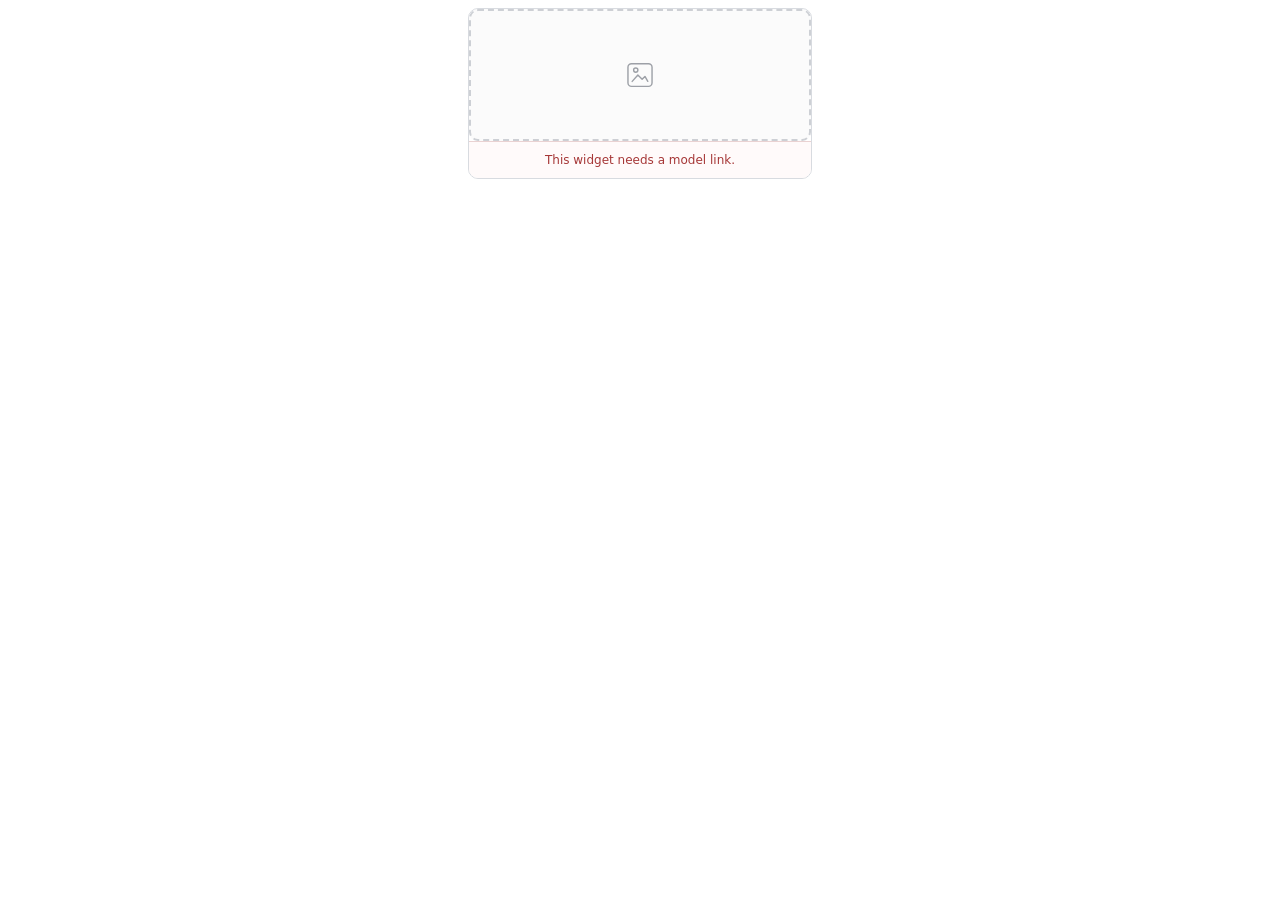
<file: index.html>
<!doctype html>
<html lang="en">
  <head>
    <meta charset="utf-8">
    <meta name="viewport" content="width=device-width, initial-scale=1">
    <meta name="color-scheme" content="light">
    <meta name="referrer" content="no-referrer">
    <title>Image classifier</title>
    <link rel="stylesheet" href="./widget.css">
    <script src="./widget.js" defer></script>
  </head>
  <body>
    <main class="widget-shell">
      <section class="widget-card" aria-label="Image classifier">
        <label id="drop-zone" class="drop-zone" for="image-input">
          <svg class="upload-icon" viewBox="0 0 48 48" aria-hidden="true">
            <rect x="7" y="8" width="34" height="32" rx="5"></rect>
            <path d="m13 33 8-9 6 6 4-4 4 7"></path>
            <circle cx="18" cy="17" r="3"></circle>
          </svg>
          <span class="sr-only">Choose or drop an image to classify</span>
        </label>
        <input
          id="image-input"
          type="file"
          accept="image/png,image/jpeg,image/webp,image/gif,image/bmp"
          disabled
        >

        <div id="loading-overlay" class="loading-overlay" role="status" aria-live="polite" hidden>
          <span class="spinner" aria-hidden="true"></span>
          <span class="sr-only">Classifying image</span>
        </div>

        <section id="result-panel" class="result-panel" aria-live="polite" hidden>
          <p id="result-label" class="result-label"></p>
          <a id="view-result" class="result-link" target="_blank" rel="noopener" hidden>View your result</a>
        </section>

        <div id="error-panel" class="error-panel" role="alert" hidden>
          <p id="error-message"></p>
          <button id="retry-button" type="button" hidden>Retry</button>
        </div>
      </section>
    </main>

    <noscript>This image classifier needs JavaScript to run.</noscript>
  </body>
</html>
</file>
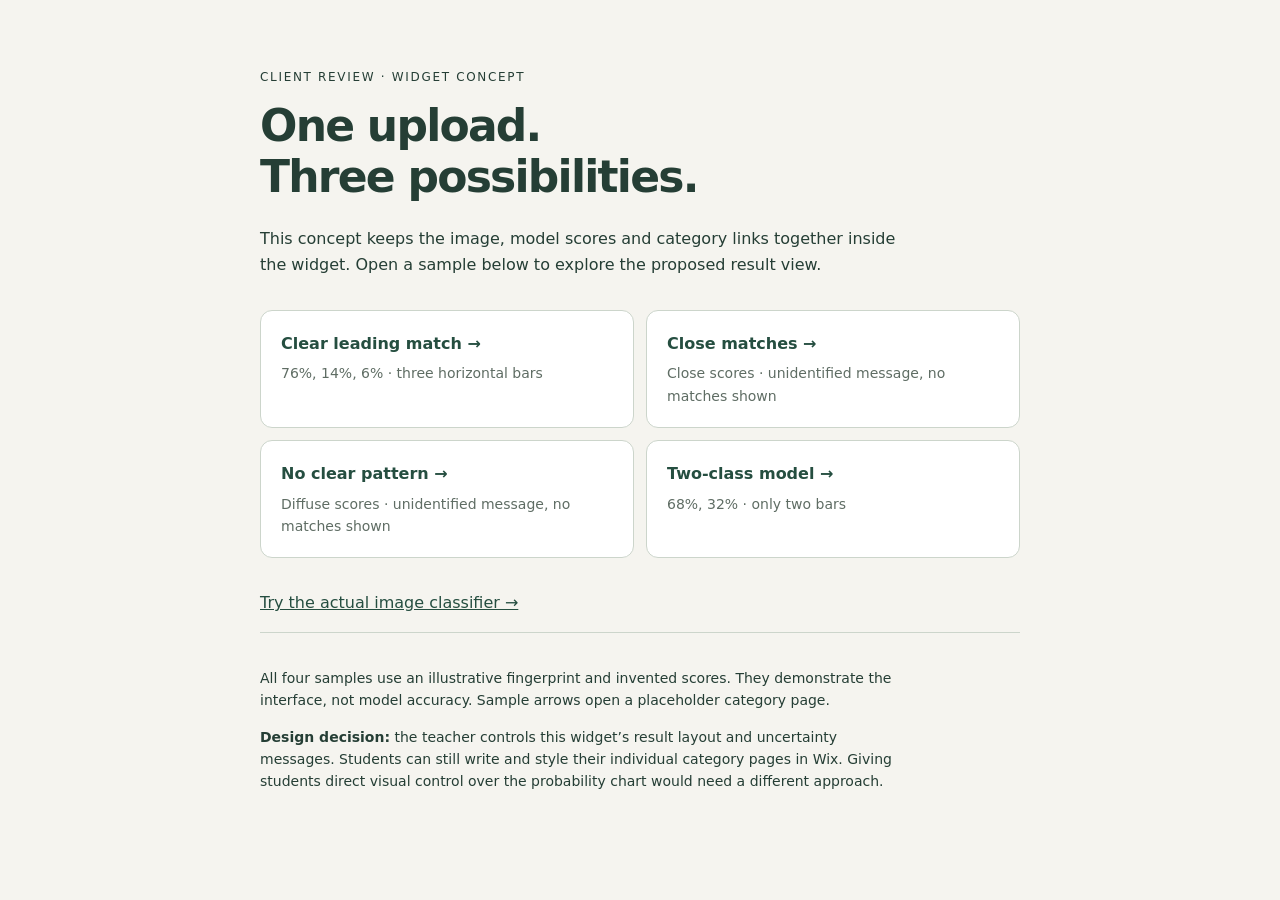
<file: preview/index.html>
<!doctype html>
<html lang="en">
<head>
  <meta charset="utf-8">
  <meta name="viewport" content="width=device-width, initial-scale=1">
  <title>Fingerprint widget · Design preview</title>
  <base href="../trials/top-three/preview/">
  <style>
    * { box-sizing: border-box; }
    body { margin: 0; padding: 56px 24px; background: #f5f4ef; color: #253e35; font: 16px/1.6 system-ui, sans-serif; }
    main { max-width: 760px; margin: auto; }
    .eyebrow { font-size: 12px; letter-spacing: .14em; text-transform: uppercase; }
    h1 { font-size: clamp(30px, 5vw, 44px); line-height: 1.15; letter-spacing: -.04em; margin: 14px 0 24px; }
    p { max-width: 650px; }
    nav { display: grid; grid-template-columns: repeat(2, 1fr); gap: 12px; margin: 32px 0; }
    a { color: #254e40; }
    nav a { padding: 20px; border: 1px solid #ccd5cb; background: #fff; border-radius: 12px; text-decoration: none; }
    nav a:hover { border-color: #254e40; background: #edf3eb; }
    nav span { display: block; font-size: 14px; color: #5f6d64; margin-top: 6px; }
    a:focus-visible { outline: 3px solid #457a64; outline-offset: 4px; }
    aside { border-top: 1px solid #ccd5cb; padding-top: 20px; font-size: 14px; }
    @media (max-width: 480px) { body { padding: 32px 18px; } nav { grid-template-columns: 1fr; } }
  </style>
</head>
<body>
  <main>
    <p class="eyebrow">Client review · Widget concept</p>
    <h1>One upload.<br>Three possibilities.</h1>
    <p>This concept keeps the image, model scores and category links together inside the widget. Open a sample below to explore the proposed result view.</p>
    <nav aria-label="Sample result scenarios">
      <a href="../?model=demo-b&amp;preview=clear"><strong>Clear leading match →</strong><span>76%, 14%, 6% · three horizontal bars</span></a>
      <a href="../?model=demo-b&amp;preview=close"><strong>Close matches →</strong><span>Close scores · unidentified message, no matches shown</span></a>
      <a href="../?model=demo-b&amp;preview=diffuse"><strong>No clear pattern →</strong><span>Diffuse scores · unidentified message, no matches shown</span></a>
      <a href="../?model=demo-a&amp;preview=two-class"><strong>Two-class model →</strong><span>68%, 32% · only two bars</span></a>
    </nav>
    <p><a href="../?model=demo-c">Try the actual image classifier →</a></p>
    <aside>
      <p>All four samples use an illustrative fingerprint and invented scores. They demonstrate the interface, not model accuracy. Sample arrows open a placeholder category page.</p>
      <p><strong>Design decision:</strong> the teacher controls this widget’s result layout and uncertainty messages. Students can still write and style their individual category pages in Wix. Giving students direct visual control over the probability chart would need a different approach.</p>
    </aside>
  </main>
</body>
</html>
</file>
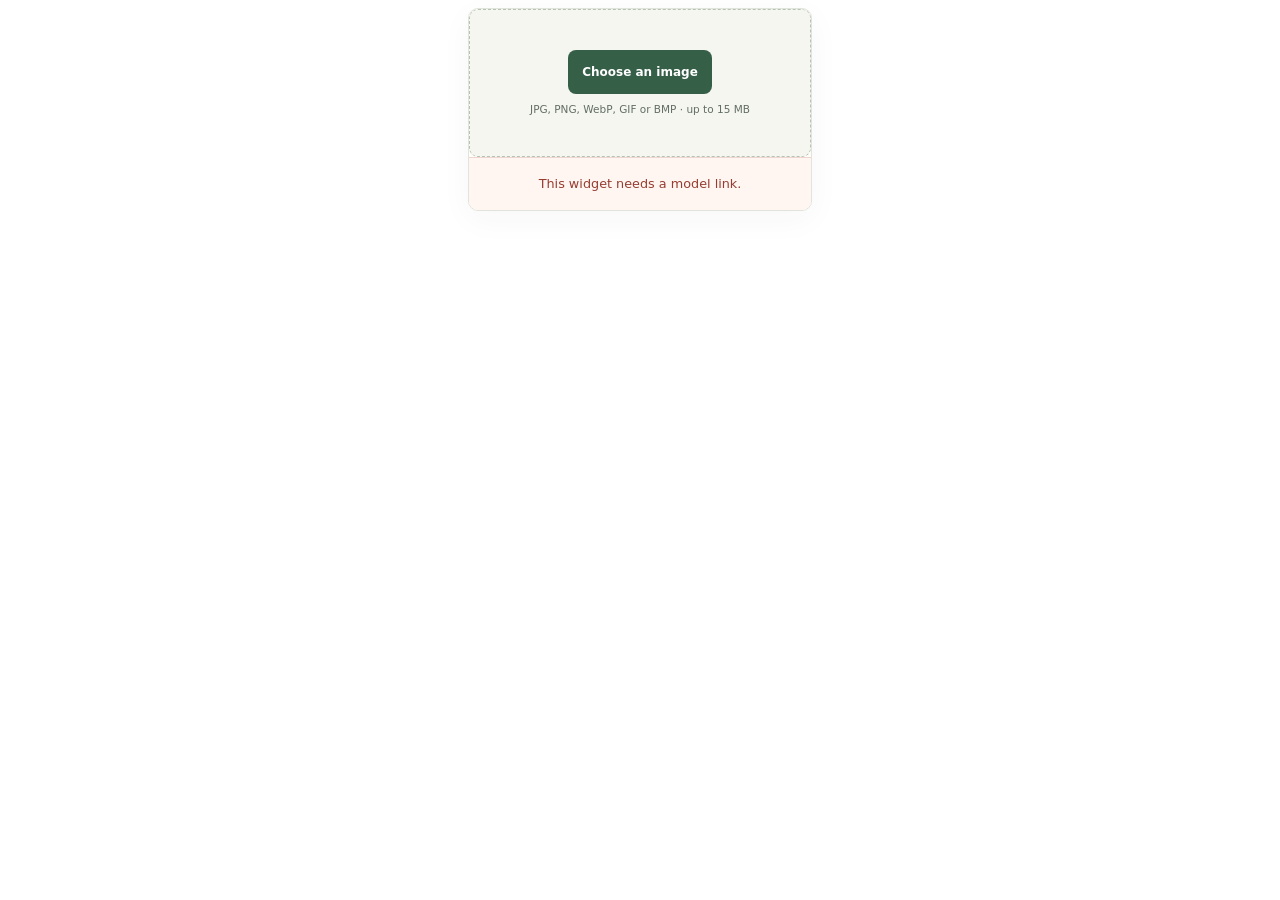
<file: trials/top-three/index.html>
<!doctype html>
<html lang="en">
  <head>
    <meta charset="utf-8">
    <meta name="viewport" content="width=device-width, initial-scale=1">
    <meta name="color-scheme" content="light">
    <meta name="referrer" content="no-referrer">
    <title>Fingerprint explorer</title>
    <link rel="stylesheet" href="./widget.css">
    <script src="./widget.js" defer></script>
  </head>
  <body>
    <main class="widget-shell">
      <section class="widget-card" aria-label="Fingerprint explorer">
        <p id="demo-banner" class="demo-banner" hidden>Sample preview</p>

        <label id="drop-zone" class="drop-zone" for="image-input">
          <span class="upload-button">Choose an image</span>
          <span class="upload-formats">JPG, PNG, WebP, GIF or BMP · up to 15 MB</span>
        </label>
        <input
          id="image-input"
          type="file"
          accept="image/png,image/jpeg,image/webp,image/gif,image/bmp"
          aria-label="Choose a fingerprint image"
          disabled
        >

        <div id="loading-overlay" class="loading-overlay" role="status" aria-live="polite" hidden>
          <span class="spinner" aria-hidden="true"></span>
          <span id="loading-message" class="sr-only">Preparing the fingerprint model…</span>
        </div>

        <section id="result-panel" class="result-panel" aria-labelledby="result-label" aria-live="polite" hidden>
          <h1 id="result-label" class="sr-only">Your closest matches</h1>
          <div class="result-body">
            <figure class="fingerprint-figure">
              <div class="fingerprint-frame">
                <img id="preview-image" class="preview-image" alt="Your uploaded fingerprint">
              </div>
              <button id="another-image" class="reset-button" type="button" aria-label="Try another image" title="Try another image" hidden>
                <svg viewBox="0 0 24 24" aria-hidden="true"><path d="M20 7v5h-5M20 12a8 8 0 1 0-2.3 5.7"></path></svg>
              </button>
            </figure>
            <div class="prediction-chart">
              <h2 id="chart-title" class="sr-only">Top 3 predictions</h2>
              <p id="uncertainty-message" class="uncertainty-message" role="status" hidden></p>
              <ol id="result-list" class="result-list" aria-label="Top fingerprint predictions" hidden></ol>
              <p id="result-hint" class="sr-only" hidden>Open this classifier from your published Wix site to explore the fingerprint types.</p>
            </div>
          </div>
        </section>

        <div id="error-panel" class="error-panel" role="alert" hidden>
          <p id="error-message"></p>
          <button id="retry-button" type="button" hidden>Retry</button>
        </div>
      </section>
    </main>

    <noscript>This fingerprint explorer needs JavaScript to run.</noscript>
  </body>
</html>
</file>
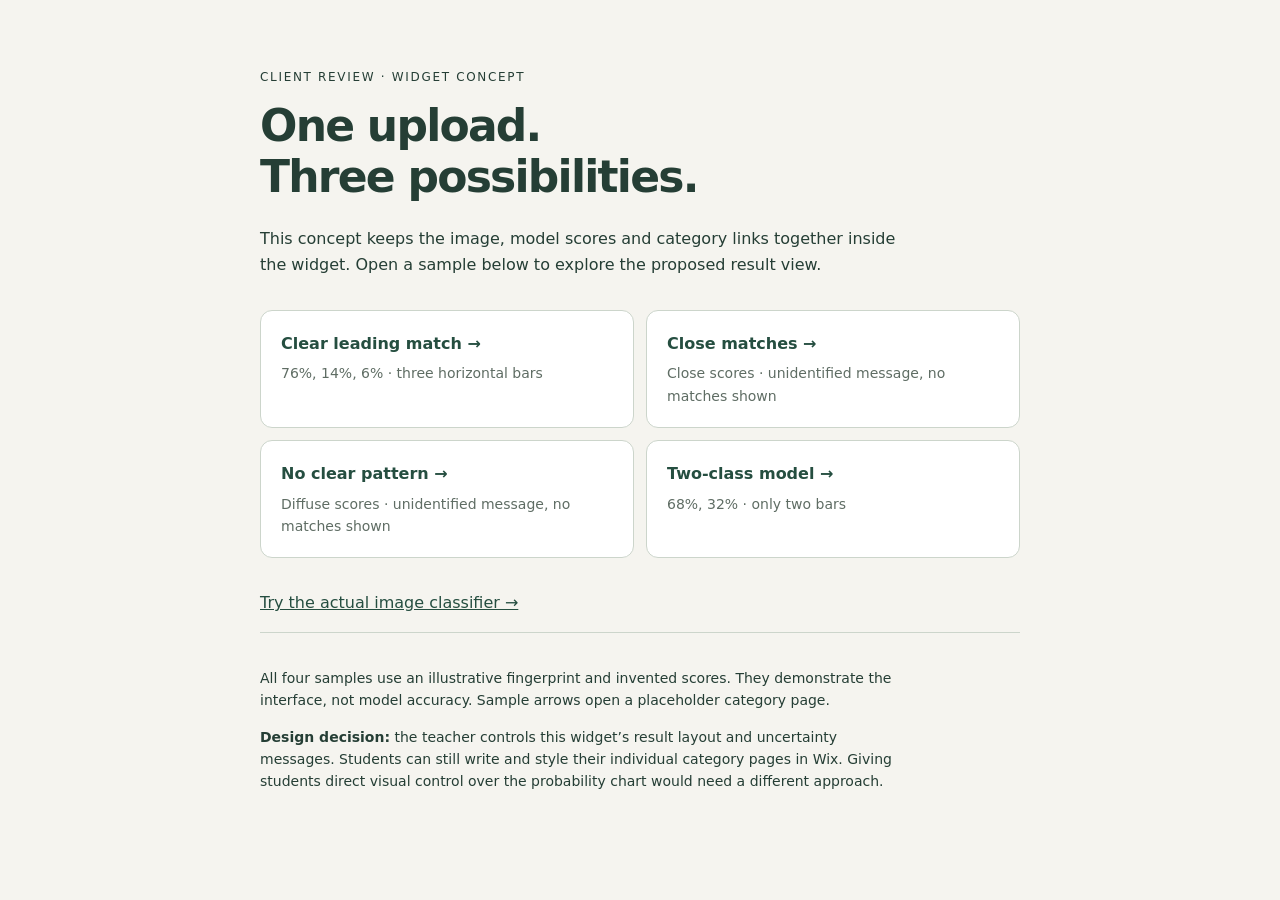
<file: trials/top-three/preview/index.html>
<!doctype html>
<html lang="en">
<head>
  <meta charset="utf-8">
  <meta name="viewport" content="width=device-width, initial-scale=1">
  <title>Fingerprint widget · Design preview</title>
  <style>
    * { box-sizing: border-box; }
    body { margin: 0; padding: 56px 24px; background: #f5f4ef; color: #253e35; font: 16px/1.6 system-ui, sans-serif; }
    main { max-width: 760px; margin: auto; }
    .eyebrow { font-size: 12px; letter-spacing: .14em; text-transform: uppercase; }
    h1 { font-size: clamp(30px, 5vw, 44px); line-height: 1.15; letter-spacing: -.04em; margin: 14px 0 24px; }
    p { max-width: 650px; }
    nav { display: grid; grid-template-columns: repeat(2, 1fr); gap: 12px; margin: 32px 0; }
    a { color: #254e40; }
    nav a { padding: 20px; border: 1px solid #ccd5cb; background: #fff; border-radius: 12px; text-decoration: none; }
    nav a:hover { border-color: #254e40; background: #edf3eb; }
    nav span { display: block; font-size: 14px; color: #5f6d64; margin-top: 6px; }
    a:focus-visible { outline: 3px solid #457a64; outline-offset: 4px; }
    aside { border-top: 1px solid #ccd5cb; padding-top: 20px; font-size: 14px; }
    @media (max-width: 480px) { body { padding: 32px 18px; } nav { grid-template-columns: 1fr; } }
  </style>
</head>
<body>
  <main>
    <p class="eyebrow">Client review · Widget concept</p>
    <h1>One upload.<br>Three possibilities.</h1>
    <p>This concept keeps the image, model scores and category links together inside the widget. Open a sample below to explore the proposed result view.</p>
    <nav aria-label="Sample result scenarios">
      <a href="../?model=demo-b&amp;preview=clear"><strong>Clear leading match →</strong><span>76%, 14%, 6% · three horizontal bars</span></a>
      <a href="../?model=demo-b&amp;preview=close"><strong>Close matches →</strong><span>Close scores · unidentified message, no matches shown</span></a>
      <a href="../?model=demo-b&amp;preview=diffuse"><strong>No clear pattern →</strong><span>Diffuse scores · unidentified message, no matches shown</span></a>
      <a href="../?model=demo-a&amp;preview=two-class"><strong>Two-class model →</strong><span>68%, 32% · only two bars</span></a>
    </nav>
    <p><a href="../?model=demo-c">Try the actual image classifier →</a></p>
    <aside>
      <p>All four samples use an illustrative fingerprint and invented scores. They demonstrate the interface, not model accuracy. Sample arrows open a placeholder category page.</p>
      <p><strong>Design decision:</strong> the teacher controls this widget’s result layout and uncertainty messages. Students can still write and style their individual category pages in Wix. Giving students direct visual control over the probability chart would need a different approach.</p>
    </aside>
  </main>
</body>
</html>
</file>
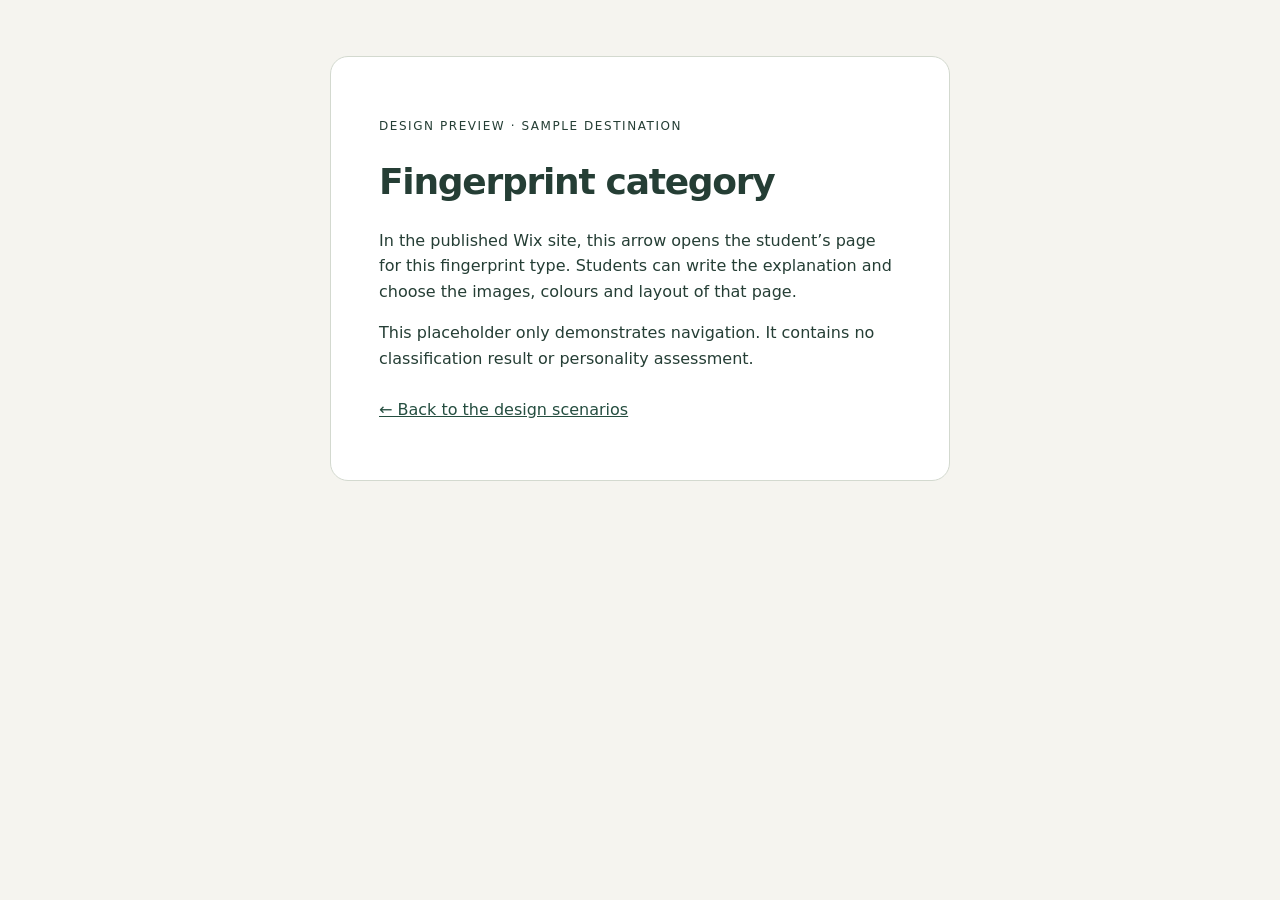
<file: preview/category.html>
<!doctype html>
<html lang="en">
<head>
  <meta charset="utf-8">
  <meta name="viewport" content="width=device-width, initial-scale=1">
  <title>Sample category page</title>
  <style>
    * { box-sizing: border-box; }
    body { margin: 0; padding: 56px 24px; color: #253e35; background: #f5f4ef; font: 16px/1.6 system-ui, sans-serif; }
    main { max-width: 620px; margin: auto; border: 1px solid #d3d9cf; border-radius: 18px; background: white; padding: clamp(24px, 6vw, 48px); }
    .eyebrow { font-size: 12px; letter-spacing: .13em; text-transform: uppercase; }
    h1 { font-size: 36px; line-height: 1.2; letter-spacing: -.035em; }
    a { display: inline-flex; align-items: center; min-height: 44px; color: #254e40; }
    a:focus-visible { outline: 3px solid #457a64; outline-offset: 4px; }
  </style>
</head>
<body>
  <main>
    <p class="eyebrow">Design preview · Sample destination</p>
    <h1 id="category-title">Fingerprint category</h1>
    <p>In the published Wix site, this arrow opens the student’s page for this fingerprint type. Students can write the explanation and choose the images, colours and layout of that page.</p>
    <p>This placeholder only demonstrates navigation. It contains no classification result or personality assessment.</p>
    <a href="./">← Back to the design scenarios</a>
  </main>
  <script>
    const titles = {
      "plain-arch": "Plain arch", "tented-arch": "Tented arch", "ulnar-loop": "Ulnar loop",
      "radial-loop": "Radial loop", "plain-whorl": "Plain whorl", "accidental-whorl": "Accidental whorl",
      "central-pocket-loop": "Central pocket loop", "double-loop": "Double loop",
      "parallel-lines": "Parallel Lines", "concentric-circles": "Concentric Circles",
      "type-1": "Type 1", "type-2": "Type 2", "type-3": "Type 3", "type-4": "Type 4",
      "type-5": "Type 5", "type-6": "Type 6", "type-7": "Type 7", "type-8": "Type 8"
    };
    document.querySelector("#category-title").textContent = titles[new URLSearchParams(location.search).get("type")] || "Fingerprint category";
  </script>
</body>
</html>
</file>
<file: widget.css>
:root {
  color-scheme: light;
  font-family: Inter, ui-sans-serif, system-ui, -apple-system, BlinkMacSystemFont,
    "Segoe UI", sans-serif;
  color: #24272d;
  background: transparent;
  font-synthesis: none;
  --ink: #24272d;
  --line: #d8dbe0;
  --surface: #fafafa;
  --surface-hover: #f1f2f4;
  --accent: #414750;
  --danger: #a63737;
}

* {
  box-sizing: border-box;
}

html,
body {
  min-width: 160px;
  margin: 0;
  background: transparent;
}

button,
input {
  font: inherit;
}

.widget-shell {
  width: min(100%, 360px);
  margin: 0 auto;
  padding: 8px;
}

.widget-card {
  position: relative;
  overflow: hidden;
  border: 1px solid var(--line);
  border-radius: 10px;
  background: #fff;
}

.drop-zone {
  display: grid;
  width: 100%;
  min-height: 132px;
  place-items: center;
  border: 2px dashed #b8bcc3;
  border-radius: 9px;
  color: #747982;
  background: var(--surface);
  cursor: pointer;
  transition: border-color 140ms ease, background-color 140ms ease, color 140ms ease;
}

.drop-zone:hover,
.drop-zone.is-dragging {
  border-color: var(--accent);
  color: var(--accent);
  background: var(--surface-hover);
}

.drop-zone.is-disabled {
  cursor: wait;
  opacity: 0.7;
}

.upload-icon {
  width: 34px;
  height: 34px;
  fill: none;
  stroke: currentColor;
  stroke-linecap: round;
  stroke-linejoin: round;
  stroke-width: 2;
}

#image-input {
  position: absolute;
  width: 1px;
  height: 1px;
  overflow: hidden;
  clip: rect(0 0 0 0);
  clip-path: inset(50%);
  white-space: nowrap;
}

.drop-zone:has(+ #image-input:focus-visible) {
  outline: 3px solid rgb(65 71 80 / 25%);
  outline-offset: 2px;
}

.loading-overlay {
  position: absolute;
  inset: 0;
  display: grid;
  place-items: center;
  background: rgb(255 255 255 / 76%);
}

.spinner {
  width: 30px;
  height: 30px;
  border: 3px solid #d4d7db;
  border-top-color: var(--accent);
  border-radius: 50%;
  animation: spin 700ms linear infinite;
}

@keyframes spin {
  to {
    transform: rotate(360deg);
  }
}

.result-panel {
  display: grid;
  gap: 10px;
  min-height: 132px;
  padding: 22px;
  place-content: center;
  text-align: center;
}

.result-label {
  margin: 0;
  color: var(--ink);
  font-size: 1rem;
  font-weight: 650;
  line-height: 1.35;
  overflow-wrap: anywhere;
}

.result-link,
.error-panel button {
  display: inline-flex;
  min-height: 44px;
  align-items: center;
  justify-content: center;
  border: 1px solid var(--accent);
  border-radius: 6px;
  padding: 0.5rem 0.8rem;
  color: #fff;
  background: var(--accent);
  font-size: 0.84rem;
  font-weight: 650;
  line-height: 1;
  text-decoration: none;
}

.result-link:hover,
.error-panel button:hover {
  background: #2f343b;
}

.error-panel {
  display: grid;
  gap: 8px;
  padding: 10px 12px;
  border-top: 1px solid #ead2d2;
  color: var(--danger);
  background: #fffafa;
  font-size: 0.75rem;
  line-height: 1.35;
  text-align: center;
}

.error-panel p {
  margin: 0;
}

.error-panel button {
  justify-self: center;
  border: 0;
  cursor: pointer;
}

.sr-only {
  position: absolute;
  width: 1px;
  height: 1px;
  overflow: hidden;
  clip: rect(0 0 0 0);
  clip-path: inset(50%);
  white-space: nowrap;
}

noscript {
  display: block;
  padding: 10px;
  color: var(--danger);
  font-size: 0.75rem;
  text-align: center;
}

[hidden] {
  display: none !important;
}

@media (prefers-reduced-motion: reduce) {
  *,
  *::before,
  *::after {
    animation-duration: 0.01ms !important;
    animation-iteration-count: 1 !important;
    scroll-behavior: auto !important;
  }
}
</file>
<file: trials/top-three/widget.css>
:root {
  color-scheme: light;
  font-family: Inter, ui-sans-serif, system-ui, -apple-system, BlinkMacSystemFont, "Segoe UI", sans-serif;
  color: #273c34;
  background: transparent;
  font-synthesis: none;
  --ink: #273c34;
  --muted: #626e65;
  --line: #e1e4db;
  --surface: #f5f6ef;
  --accent: #365f48;
  --danger: #973c31;
}

* { box-sizing: border-box; }
html, body { min-width: 240px; margin: 0; background: transparent; }
button, input { font: inherit; }
button, a, label { -webkit-tap-highlight-color: transparent; }
.widget-shell { width: min(100%, 360px); margin: 0 auto; padding: 8px; }
.widget-card { position: relative; overflow: hidden; border: 1px solid var(--line); border-radius: 10px; background: #fffefb; box-shadow: 0 8px 32px rgb(39 60 52 / 4%); }
.demo-banner { position: absolute; z-index: 1; top: 8px; left: 12px; margin: 0; padding: 1px 3px; border-radius: 3px; color: #675628; background: #f7eed2; font-size: 8px; line-height: 1.3; pointer-events: none; }

.drop-zone { display: flex; flex-direction: column; align-items: center; width: 100%; min-height: 148px; margin: 0; padding: 12px 8px; justify-content: center; border: 1.5px dashed #b6c2b3; border-radius: 9px; background: var(--surface); text-align: center; cursor: pointer; transition: border-color 140ms ease, background-color 140ms ease; }
.drop-zone:hover, .drop-zone.is-dragging { border-color: var(--accent); background: #edf2e7; }
.drop-zone.is-disabled { cursor: wait; }
.upload-button { display: inline-flex; align-items: center; justify-content: center; gap: 22px; min-height: 44px; padding: 8px 14px; border-radius: 8px; color: #fff; background: var(--accent); font-size: 12px; font-weight: 650; }
.upload-formats { margin-top: 8px; color: var(--muted); font-size: 10.5px; line-height: 1.4; }
#image-input { position: absolute; width: 1px; height: 1px; overflow: hidden; clip: rect(0 0 0 0); clip-path: inset(50%); white-space: nowrap; }
.drop-zone:has(+ #image-input:focus-visible), a:focus-visible, button:focus-visible { outline: 3px solid #7c9d62; outline-offset: 4px; }
.loading-overlay { position: absolute; z-index: 2; inset: 0; display: flex; flex-direction: column; align-items: center; justify-content: center; gap: 18px; padding: 24px; background: rgb(255 254 251 / 95%); text-align: center; }
.spinner { width: 32px; height: 32px; border: 3px solid #dfe8d7; border-top-color: var(--accent); border-radius: 50%; animation: spin 800ms linear infinite; }
@keyframes spin { to { transform: rotate(360deg); } }

.result-panel { min-height: 148px; padding: 7px 8px; }
.reset-button { display: inline-flex; align-items: center; justify-content: center; width: 100%; height: 44px; padding: 10px; border: 1px solid #d7dfcd; border-radius: 6px; color: var(--accent); background: transparent; cursor: pointer; }
.reset-button:hover { border-color: var(--accent); background: #edf2e7; }
.reset-button svg { width: 18px; height: 18px; fill: none; stroke: currentColor; stroke-width: 1.7; stroke-linecap: round; stroke-linejoin: round; }
.result-body { display: grid; grid-template-columns: 88px minmax(0, 1fr); min-height: 134px; align-items: stretch; gap: 10px; }
.fingerprint-figure { display: grid; grid-template-rows: minmax(0, 1fr) 44px; gap: 4px; min-width: 0; margin: 0; }
.fingerprint-frame { position: relative; min-height: 0; width: 100%; overflow: hidden; border: 1px solid var(--line); border-radius: 6px; background: #f2f1ea; }
.preview-image { position: absolute; inset: 4px; display: block; width: calc(100% - 8px); height: calc(100% - 8px); object-fit: contain; border-radius: 4px; }
.prediction-chart { display: flex; flex-direction: column; justify-content: center; min-width: 0; }
.result-list { display: grid; flex: 1; align-content: space-between; gap: 1px; margin: 0; padding: 0; list-style: none; }
.prediction-row { display: grid; grid-template-columns: minmax(0, 1fr) 44px; min-height: 44px; align-items: center; gap: 6px; }
.prediction-info { min-width: 0; }
.prediction-heading { display: flex; justify-content: space-between; align-items: baseline; gap: 4px; margin-bottom: 3px; font-size: 11px; line-height: 1.25; }
.prediction-name { min-width: 0; font-weight: 600; overflow: hidden; white-space: nowrap; text-overflow: ellipsis; }
.prediction-probability { flex-shrink: 0; color: var(--ink); font-size: 10px; font-variant-numeric: tabular-nums; font-weight: 650; }
.prediction-track { height: 7px; overflow: hidden; border-radius: 4px; background: #eaf0e3; }
.prediction-fill { display: block; height: 100%; max-width: 100%; border-radius: inherit; background: #6c8b50; }
.prediction-row:nth-child(2) .prediction-fill { background: #9db77c; }
.prediction-row:nth-child(3) .prediction-fill { background: #bbcc9e; }
.prediction-link { display: inline-flex; align-items: center; justify-content: center; min-width: 44px; min-height: 44px; margin-top: 0; border: 1px solid #d7dfcd; border-radius: 50%; color: var(--accent); background: #f3f6ec; font-size: 18px; line-height: 1; text-decoration: none; transition: background-color 140ms ease, border-color 140ms ease; }
.prediction-link:hover { border-color: var(--accent); background: #e2ecd6; }
.prediction-link.is-unavailable { color: #929a8b; opacity: 0.55; cursor: not-allowed; }
.uncertainty-message { width: fit-content; max-width: 100%; margin: 0; padding: 8px; border: 1px solid #e5d7ae; border-radius: 8px; color: #6d5927; background: #fbf6e7; font-size: 11px; line-height: 1.4; }
.error-panel button { display: inline-flex; min-height: 44px; align-items: center; justify-content: center; gap: 13px; border: 1px solid #d8ddcf; border-radius: 8px; padding: 10px 14px; color: var(--ink); background: transparent; font-size: 0.73rem; font-weight: 650; line-height: 1.3; text-decoration: none; cursor: pointer; }
.error-panel button:hover { background: #edf2e7; }
.error-panel { display: grid; gap: 10px; padding: 16px 24px; border-top: 1px solid #eed5cd; color: var(--danger); background: #fff6f1; font-size: 0.8rem; line-height: 1.6; text-align: center; }
.error-panel p { margin: 0; }
.error-panel button { justify-self: center; border-color: #d9bcb1; }
.sr-only { position: absolute; width: 1px; height: 1px; overflow: hidden; clip: rect(0 0 0 0); clip-path: inset(50%); white-space: nowrap; }
noscript { display: block; padding: 10px; color: var(--danger); font-size: 0.8rem; text-align: center; }
[hidden] { display: none !important; }

@media (max-width: 320px) {
  .result-body { grid-template-columns: 72px minmax(0, 1fr); gap: 8px; }
  .prediction-row { gap: 4px; }
  .prediction-heading { font-size: 10.5px; }
  .upload-formats { font-size: 10px; }
}
@media (prefers-reduced-motion: reduce) {
  *, *::before, *::after { animation-duration: 0.01ms !important; animation-iteration-count: 1 !important; transition-duration: 0.01ms !important; scroll-behavior: auto !important; }
}
</file>
